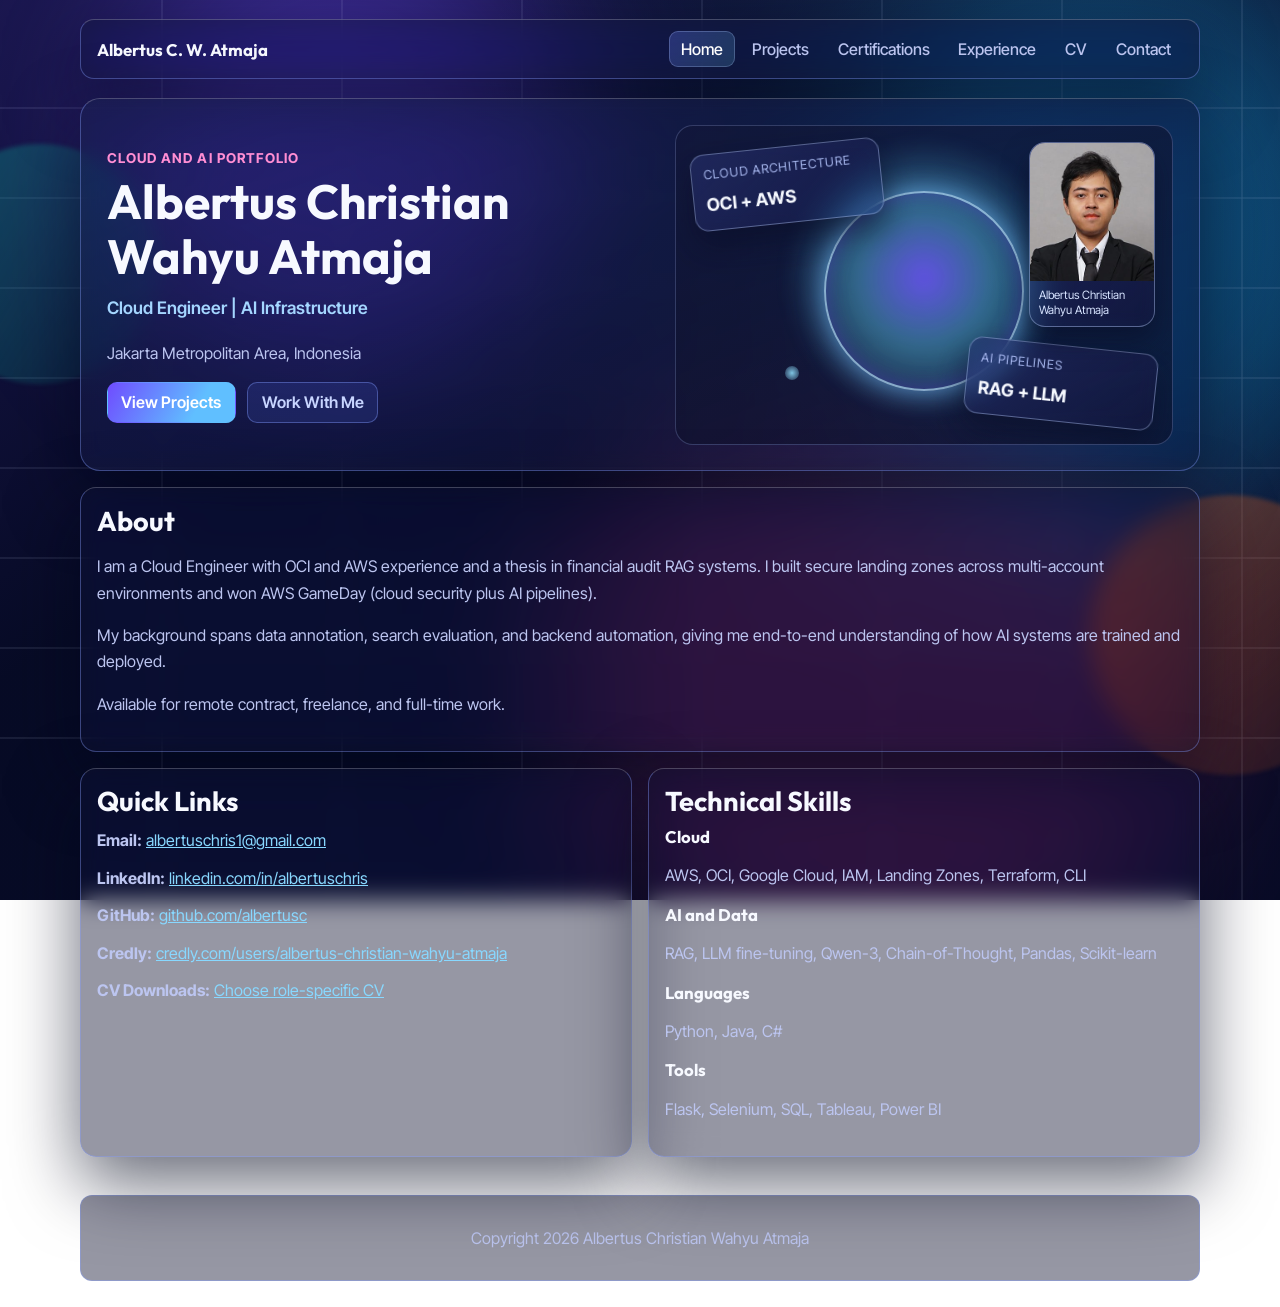
<file: index.html>
<!doctype html>
<html lang="en">
<head>
  <meta charset="UTF-8">
  <meta name="viewport" content="width=device-width, initial-scale=1.0">
  <meta name="description" content="Albertus Christian Wahyu Atmaja portfolio: Cloud Engineer and AI Infrastructure specialist.">
  <title>Albertus Christian Wahyu Atmaja | Cloud Engineer | AI Infrastructure</title>
  <link rel="preconnect" href="https://fonts.googleapis.com">
  <link rel="preconnect" href="https://fonts.gstatic.com" crossorigin>
  <link href="https://fonts.googleapis.com/css2?family=Inter+Tight:wght@400;500;700&family=Outfit:wght@500;700&display=swap" rel="stylesheet">
  <link rel="stylesheet" href="styles.css">
</head>
<body class="home-page">
  <div class="bg-orb orb-1"></div>
  <div class="bg-orb orb-2"></div>
  <header class="site-header">
    <a class="brand" href="index.html">Albertus C. W. Atmaja</a>
    <button id="navToggle" class="nav-toggle" aria-label="Toggle navigation">Menu</button>
    <nav id="siteNav" class="site-nav">
      <a class="active" href="index.html">Home</a>
      <a href="projects.html">Projects</a>
      <a href="certifications.html">Certifications</a>
      <a href="experience.html">Experience</a>
      <a href="cv.html">CV</a>
      <a href="contact.html">Contact</a>
    </nav>
  </header>

  <main>
    <section class="hero reveal">
      <div class="hero-layout">
        <div>
          <p class="kicker">Cloud and AI Portfolio</p>
          <h1>Albertus Christian Wahyu Atmaja</h1>
          <p class="hero-subtitle">Cloud Engineer | AI Infrastructure</p>
          <p class="hero-location">Jakarta Metropolitan Area, Indonesia</p>
          <div class="hero-cta-row">
            <a class="btn btn-primary" href="projects.html">View Projects</a>
            <a class="btn btn-ghost" href="contact.html">Work With Me</a>
          </div>
        </div>

        <aside class="hero-visual" aria-label="Decorative technology visualization">
          <div class="holo-scene">
            <div class="holo-glow"></div>
            <div class="holo-ring"></div>
            <div class="glass-card card-main">
              <p class="card-label">Cloud Architecture</p>
              <p class="card-value">OCI + AWS</p>
            </div>
            <div class="glass-card card-side">
              <p class="card-label">AI Pipelines</p>
              <p class="card-value">RAG + LLM</p>
            </div>
            <div class="glass-dot dot-a"></div>
            <div class="glass-dot dot-b"></div>

            <figure class="profile-shot">
              <img src="assets/Images/00000068921.jpg" alt="Portrait of Albertus Christian Wahyu Atmaja">
              <figcaption>Albertus Christian Wahyu Atmaja</figcaption>
            </figure>
          </div>
        </aside>
      </div>
    </section>

    <section class="panel reveal">
      <h2>About</h2>
      <p>
        I am a Cloud Engineer with OCI and AWS experience and a thesis in financial audit RAG systems.
        I built secure landing zones across multi-account environments and won AWS GameDay
        (cloud security plus AI pipelines).
      </p>
      <p>
        My background spans data annotation, search evaluation, and backend automation, giving me end-to-end
        understanding of how AI systems are trained and deployed.
      </p>
      <p>
        Available for remote contract, freelance, and full-time work.
      </p>
    </section>

    <section class="grid-two">
      <article class="panel reveal">
        <h2>Quick Links</h2>
        <ul class="clean-list">
          <li><strong>Email:</strong> <a href="mailto:albertuschris1@gmail.com">albertuschris1@gmail.com</a></li>
          <li><strong>LinkedIn:</strong> <a href="https://linkedin.com/in/albertuschris" target="_blank" rel="noopener noreferrer">linkedin.com/in/albertuschris</a></li>
          <li><strong>GitHub:</strong> <a href="https://github.com/albertusc" target="_blank" rel="noopener noreferrer">github.com/albertusc</a></li>
          <li><strong>Credly:</strong> <a href="https://www.credly.com/users/albertus-christian-wahyu-atmaja" target="_blank" rel="noopener noreferrer">credly.com/users/albertus-christian-wahyu-atmaja</a></li>
          <li><strong>CV Downloads:</strong> <a href="cv.html">Choose role-specific CV</a></li>
        </ul>
      </article>

      <article class="panel reveal">
        <h2>Technical Skills</h2>
        <div class="skill-group">
          <h3>Cloud</h3>
          <p>AWS, OCI, Google Cloud, IAM, Landing Zones, Terraform, CLI</p>
        </div>
        <div class="skill-group">
          <h3>AI and Data</h3>
          <p>RAG, LLM fine-tuning, Qwen-3, Chain-of-Thought, Pandas, Scikit-learn</p>
        </div>
        <div class="skill-group">
          <h3>Languages</h3>
          <p>Python, Java, C#</p>
        </div>
        <div class="skill-group">
          <h3>Tools</h3>
          <p>Flask, Selenium, SQL, Tableau, Power BI</p>
        </div>
      </article>
    </section>
  </main>

  <footer class="site-footer">
    <p>Copyright 2026 Albertus Christian Wahyu Atmaja</p>
  </footer>

  <script src="script.js"></script>
</body>
</html>
</file>
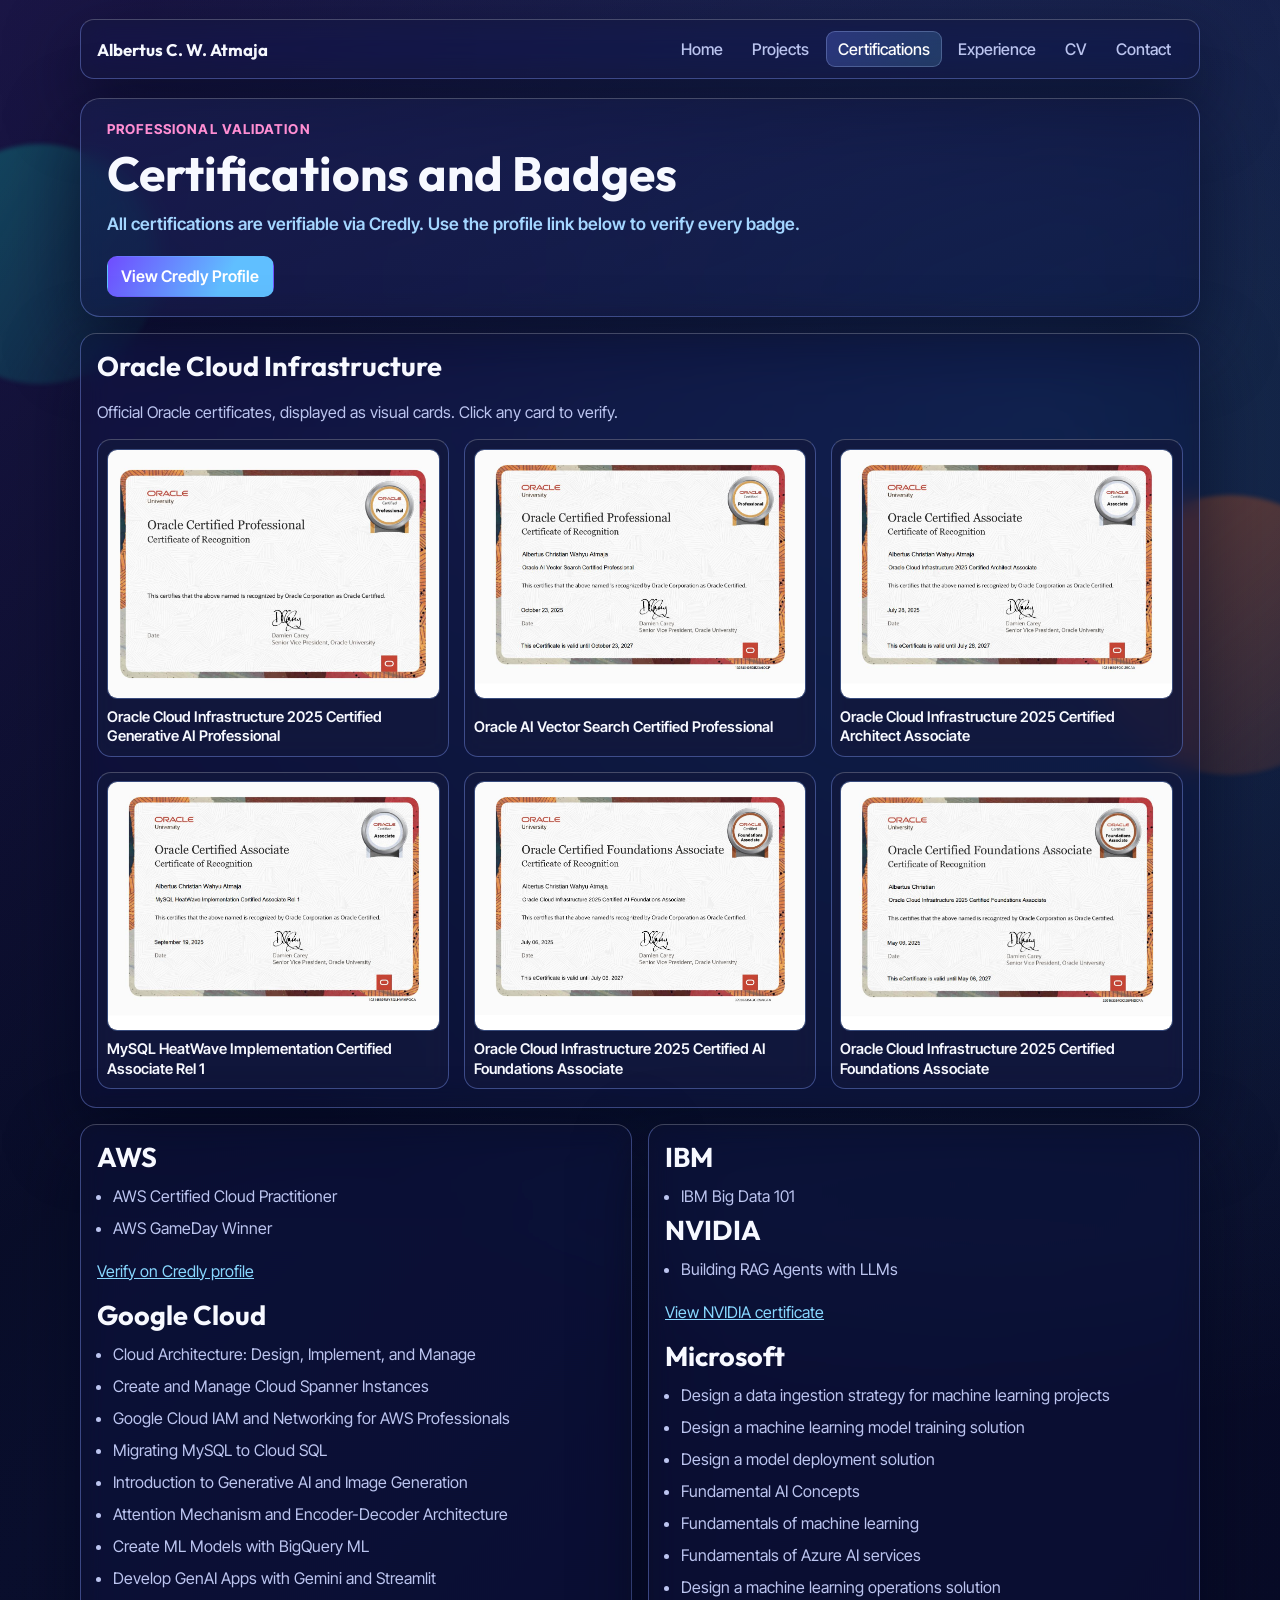
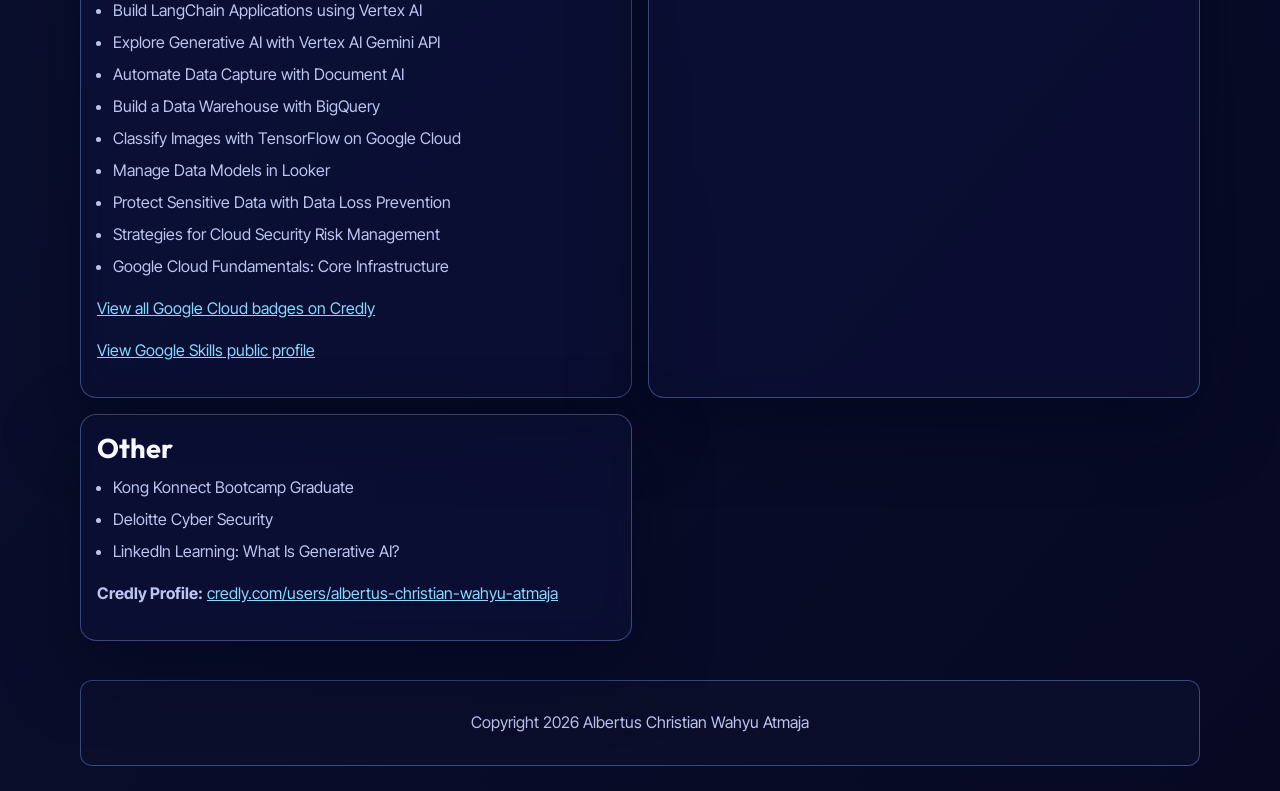
<file: certifications.html>
<!doctype html>
<html lang="en">
<head>
  <meta charset="UTF-8">
  <meta name="viewport" content="width=device-width, initial-scale=1.0">
  <meta name="description" content="Certifications and badges of Albertus Christian Wahyu Atmaja.">
  <title>Certifications and Badges | Albertus Christian Wahyu Atmaja</title>
  <link rel="preconnect" href="https://fonts.googleapis.com">
  <link rel="preconnect" href="https://fonts.gstatic.com" crossorigin>
  <link href="https://fonts.googleapis.com/css2?family=Inter+Tight:wght@400;500;700&family=Outfit:wght@500;700&display=swap" rel="stylesheet">
  <link rel="stylesheet" href="styles.css">
</head>
<body>
  <div class="bg-orb orb-1"></div>
  <div class="bg-orb orb-2"></div>
  <header class="site-header">
    <a class="brand" href="index.html">Albertus C. W. Atmaja</a>
    <button id="navToggle" class="nav-toggle" aria-label="Toggle navigation">Menu</button>
    <nav id="siteNav" class="site-nav">
      <a href="index.html">Home</a>
      <a href="projects.html">Projects</a>
      <a class="active" href="certifications.html">Certifications</a>
      <a href="experience.html">Experience</a>
      <a href="cv.html">CV</a>
      <a href="contact.html">Contact</a>
    </nav>
  </header>

  <main>
    <section class="hero compact reveal">
      <p class="kicker">Professional Validation</p>
      <h1>Certifications and Badges</h1>
      <p class="hero-subtitle">All certifications are verifiable via Credly. Use the profile link below to verify every badge.</p>
      <div class="hero-cta-row">
        <a class="btn btn-primary" href="https://www.credly.com/users/albertus-christian-wahyu-atmaja" target="_blank" rel="noopener noreferrer">View Credly Profile</a>
      </div>
    </section>

    <section class="grid-two cert-grid">
      <article class="panel reveal oci-panel">
        <h2>Oracle Cloud Infrastructure</h2>
        <p class="section-intro">Official Oracle certificates, displayed as visual cards. Click any card to verify.</p>
        <div class="oci-gallery">
          <a class="cert-image-card" href="https://catalog-education.oracle.com/ords/certview/sharebadge?id=9B667871919F360157BA1D68848BCFA56426748911E67DDD1AAC1D94C3F6A4BE" target="_blank" rel="noopener noreferrer">
            <img class="cert-image" src="assets/Images/OCI%20Certif/Oracle%20Cloud%20Infrastructure%202025%20Certified%20Generative%20AI%20Professional.jpg" alt="Oracle Cloud Infrastructure 2025 Certified Generative AI Professional badge">
            <span class="cert-meta">Oracle Cloud Infrastructure 2025 Certified Generative AI Professional</span>
          </a>

          <a class="cert-image-card" href="https://catalog-education.oracle.com/ords/certview/sharebadge?id=1FCE8F93808CBDEC06D23A1ACE3B148DB4715D4DA53E664D625837113280F178" target="_blank" rel="noopener noreferrer">
            <img class="cert-image" src="assets/Images/OCI%20Certif/Oracle%20AI%20Vector%20Search%20Certified%20Professional.jpg" alt="Oracle AI Vector Search Certified Professional badge">
            <span class="cert-meta">Oracle AI Vector Search Certified Professional</span>
          </a>

          <a class="cert-image-card" href="https://catalog-education.oracle.com/ords/certview/sharebadge?id=AB20199016F44BB5FD356B301A8A52C5A0F61B266AD8B26691F76B0740A43AE9" target="_blank" rel="noopener noreferrer">
            <img class="cert-image" src="assets/Images/OCI%20Certif/Oracle%20Cloud%20Infrastructure%202025%20Certified%20Architect%20Associate.jpg" alt="Oracle Cloud Infrastructure 2025 Certified Architect Associate badge">
            <span class="cert-meta">Oracle Cloud Infrastructure 2025 Certified Architect Associate</span>
          </a>

          <a class="cert-image-card" href="https://catalog-education.oracle.com/ords/certview/sharebadge?id=AFCC153FCE71F2A2CF9107DCD624DB0ED9E75427577A5DE55867BF01E3AE64E5" target="_blank" rel="noopener noreferrer">
            <img class="cert-image" src="assets/Images/OCI%20Certif/MySQL%20HeatWave%20Implementation%20Certified%20Associate%20Rel%201.jpg" alt="MySQL HeatWave Implementation Certified Associate Rel 1 badge">
            <span class="cert-meta">MySQL HeatWave Implementation Certified Associate Rel 1</span>
          </a>

          <a class="cert-image-card" href="https://catalog-education.oracle.com/ords/certview/sharebadge?id=EB3C1FABC8BE6D811FE1F46E1FCAB2EA311EEB66173F3CDB8800DE88A98AFDEF" target="_blank" rel="noopener noreferrer">
            <img class="cert-image" src="assets/Images/OCI%20Certif/Oracle%20Cloud%20Infrastructure%202025%20Certified%20AI%20Foundations%20Associate.jpg" alt="Oracle Cloud Infrastructure 2025 Certified AI Foundations Associate badge">
            <span class="cert-meta">Oracle Cloud Infrastructure 2025 Certified AI Foundations Associate</span>
          </a>

          <a class="cert-image-card" href="https://catalog-education.oracle.com/ords/certview/sharebadge?id=CD072D3AF6D23357C3A1D7712BCD9EAB7740B330A3A221F9BE4BA7899CBED3CF" target="_blank" rel="noopener noreferrer">
            <img class="cert-image" src="assets/Images/OCI%20Certif/Oracle%20Cloud%20Infrastructure%202025%20Certified%20Foundations%20Associate.jpg" alt="Oracle Cloud Infrastructure 2025 Certified Foundations Associate badge">
            <span class="cert-meta">Oracle Cloud Infrastructure 2025 Certified Foundations Associate</span>
          </a>
        </div>
      </article>

      <article class="panel reveal">
        <h2>AWS</h2>
        <ul class="cert-list">
          <li>AWS Certified Cloud Practitioner</li>
          <li>AWS GameDay Winner</li>
        </ul>
        <p><a href="https://www.credly.com/users/albertus-christian-wahyu-atmaja" target="_blank" rel="noopener noreferrer">Verify on Credly profile</a></p>

        <h2>Google Cloud</h2>
        <ul class="cert-list">
          <li>Cloud Architecture: Design, Implement, and Manage</li>
          <li>Create and Manage Cloud Spanner Instances</li>
          <li>Google Cloud IAM and Networking for AWS Professionals</li>
          <li>Migrating MySQL to Cloud SQL</li>
          <li>Introduction to Generative AI and Image Generation</li>
          <li>Attention Mechanism and Encoder-Decoder Architecture</li>
          <li>Create ML Models with BigQuery ML</li>
          <li>Develop GenAI Apps with Gemini and Streamlit</li>
          <li>Build LangChain Applications using Vertex AI</li>
          <li>Explore Generative AI with Vertex AI Gemini API</li>
          <li>Automate Data Capture with Document AI</li>
          <li>Build a Data Warehouse with BigQuery</li>
          <li>Classify Images with TensorFlow on Google Cloud</li>
          <li>Manage Data Models in Looker</li>
          <li>Protect Sensitive Data with Data Loss Prevention</li>
          <li>Strategies for Cloud Security Risk Management</li>
          <li>Google Cloud Fundamentals: Core Infrastructure</li>
        </ul>
        <p><a href="https://www.credly.com/users/albertus-christian-wahyu-atmaja" target="_blank" rel="noopener noreferrer">View all Google Cloud badges on Credly</a></p>
        <p><a href="https://www.skills.google/public_profiles/b207f421-7539-40a1-b290-31094b72ea01" target="_blank" rel="noopener noreferrer">View Google Skills public profile</a></p>
      </article>

      <article class="panel reveal">
        <h2>IBM</h2>
        <ul class="cert-list">
          <li>IBM Big Data 101</li>
        </ul>

        <h2>NVIDIA</h2>
        <ul class="cert-list">
          <li>Building RAG Agents with LLMs</li>
        </ul>
        <p><a href="https://learn.nvidia.com/certificates?id" target="_blank" rel="noopener noreferrer">View NVIDIA certificate</a></p>

        <h2>Microsoft</h2>
        <ul class="cert-list">
          <li>Design a data ingestion strategy for machine learning projects</li>
          <li>Design a machine learning model training solution</li>
          <li>Design a model deployment solution</li>
          <li>Fundamental AI Concepts</li>
          <li>Fundamentals of machine learning</li>
          <li>Fundamentals of Azure AI services</li>
          <li>Design a machine learning operations solution</li>
        </ul>
      </article>

      <article class="panel reveal">
        <h2>Other</h2>
        <ul class="cert-list">
          <li>Kong Konnect Bootcamp Graduate</li>
          <li>Deloitte Cyber Security</li>
          <li>LinkedIn Learning: What Is Generative AI?</li>
        </ul>
        <p><strong>Credly Profile:</strong> <a href="https://www.credly.com/users/albertus-christian-wahyu-atmaja" target="_blank" rel="noopener noreferrer">credly.com/users/albertus-christian-wahyu-atmaja</a></p>
      </article>
    </section>
  </main>

  <footer class="site-footer">
    <p>Copyright 2026 Albertus Christian Wahyu Atmaja</p>
  </footer>

  <script src="script.js"></script>
</body>
</html>
</file>
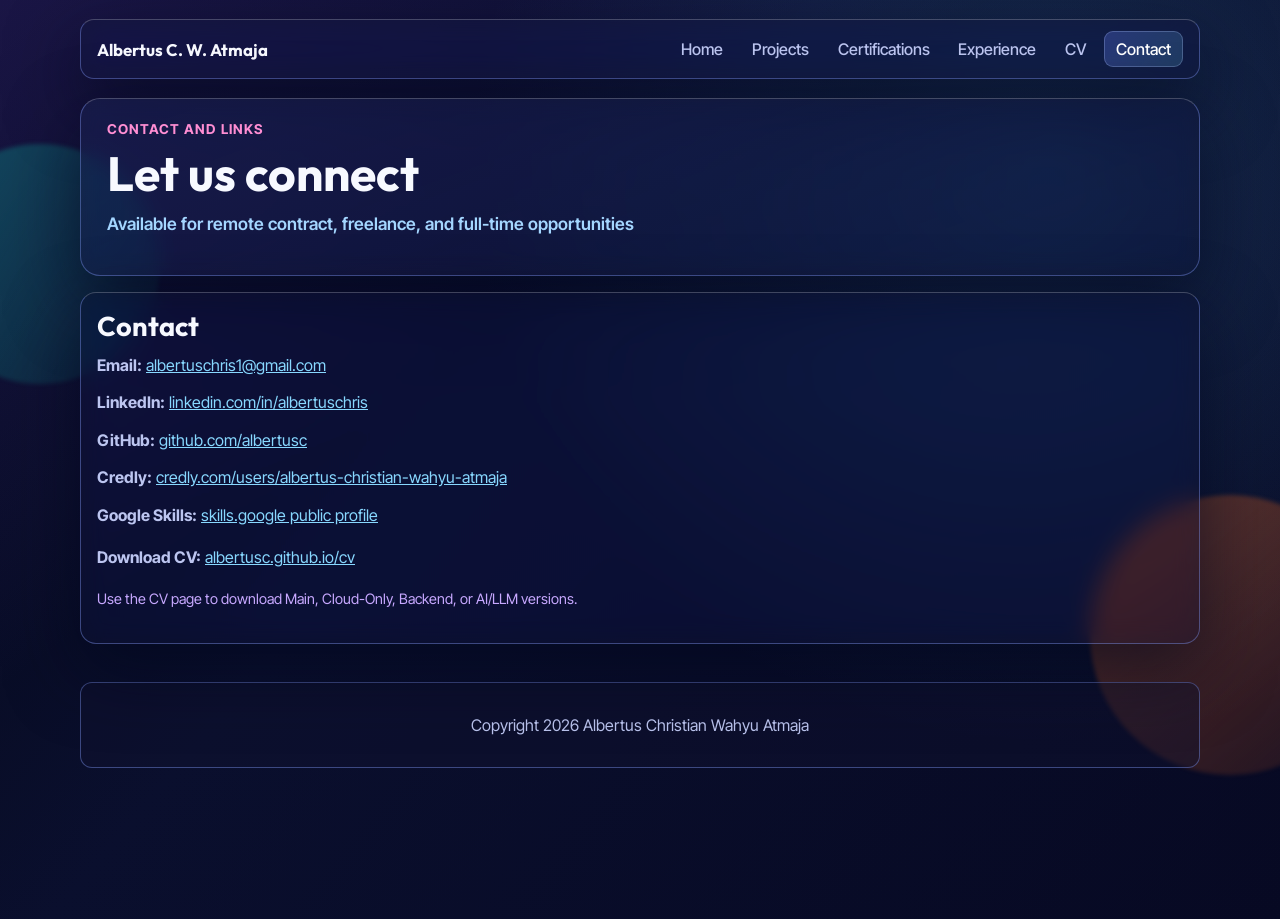
<file: contact.html>
<!doctype html>
<html lang="en">
<head>
  <meta charset="UTF-8">
  <meta name="viewport" content="width=device-width, initial-scale=1.0">
  <meta name="description" content="Contact Albertus Christian Wahyu Atmaja.">
  <title>Contact | Albertus Christian Wahyu Atmaja</title>
  <link rel="preconnect" href="https://fonts.googleapis.com">
  <link rel="preconnect" href="https://fonts.gstatic.com" crossorigin>
  <link href="https://fonts.googleapis.com/css2?family=Inter+Tight:wght@400;500;700&family=Outfit:wght@500;700&display=swap" rel="stylesheet">
  <link rel="stylesheet" href="styles.css">
</head>
<body>
  <div class="bg-orb orb-1"></div>
  <div class="bg-orb orb-2"></div>
  <header class="site-header">
    <a class="brand" href="index.html">Albertus C. W. Atmaja</a>
    <button id="navToggle" class="nav-toggle" aria-label="Toggle navigation">Menu</button>
    <nav id="siteNav" class="site-nav">
      <a href="index.html">Home</a>
      <a href="projects.html">Projects</a>
      <a href="certifications.html">Certifications</a>
      <a href="experience.html">Experience</a>
      <a href="cv.html">CV</a>
      <a class="active" href="contact.html">Contact</a>
    </nav>
  </header>

  <main>
    <section class="hero compact reveal">
      <p class="kicker">Contact and Links</p>
      <h1>Let us connect</h1>
      <p class="hero-subtitle">Available for remote contract, freelance, and full-time opportunities</p>
    </section>

    <section class="panel reveal contact-card">
      <h2>Contact</h2>
      <ul class="clean-list">
        <li><strong>Email:</strong> <a href="mailto:albertuschris1@gmail.com">albertuschris1@gmail.com</a></li>
        <li><strong>LinkedIn:</strong> <a href="https://linkedin.com/in/albertuschris" target="_blank" rel="noopener noreferrer">linkedin.com/in/albertuschris</a></li>
        <li><strong>GitHub:</strong> <a href="https://github.com/albertusc" target="_blank" rel="noopener noreferrer">github.com/albertusc</a></li>
        <li><strong>Credly:</strong> <a href="https://www.credly.com/users/albertus-christian-wahyu-atmaja" target="_blank" rel="noopener noreferrer">credly.com/users/albertus-christian-wahyu-atmaja</a></li>
        <li><strong>Google Skills:</strong> <a href="https://www.skills.google/public_profiles/b207f421-7539-40a1-b290-31094b72ea01" target="_blank" rel="noopener noreferrer">skills.google public profile</a></li>
      </ul>
      <p><strong>Download CV:</strong> <a href="cv.html">albertusc.github.io/cv</a></p>
      <p class="note">Use the CV page to download Main, Cloud-Only, Backend, or AI/LLM versions.</p>
    </section>
  </main>

  <footer class="site-footer">
    <p>Copyright 2026 Albertus Christian Wahyu Atmaja</p>
  </footer>

  <script src="script.js"></script>
</body>
</html>
</file>
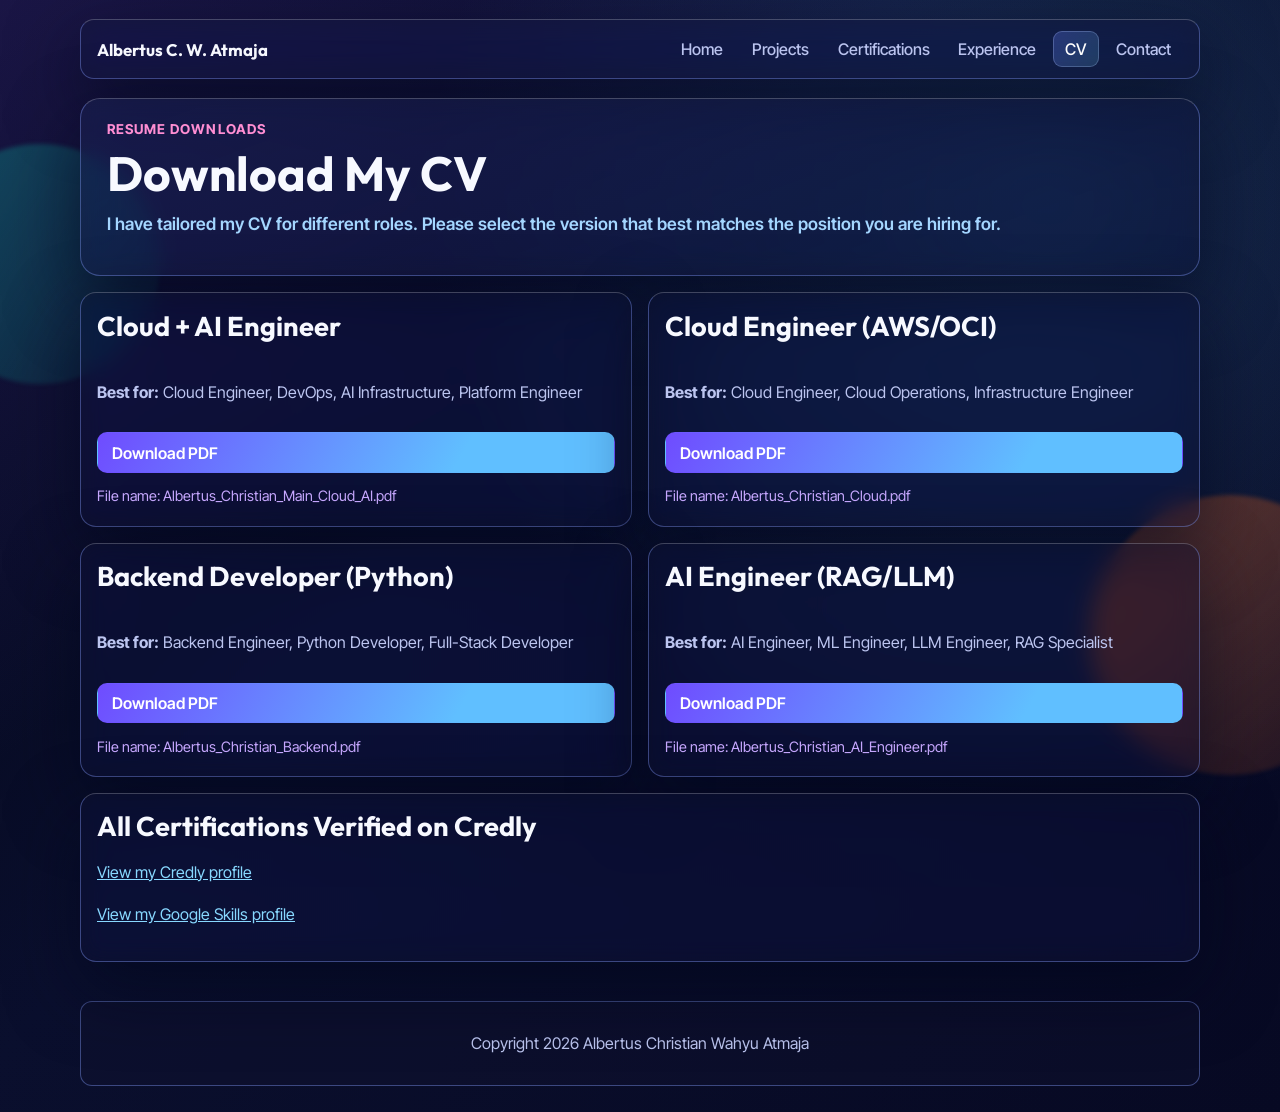
<file: cv.html>
<!doctype html>
<html lang="en">
<head>
  <meta charset="UTF-8">
  <meta name="viewport" content="width=device-width, initial-scale=1.0">
  <meta name="description" content="Role-specific CV downloads for Albertus Christian Wahyu Atmaja.">
  <title>Download My CV - Choose Your Focus | Albertus Christian Wahyu Atmaja</title>
  <link rel="preconnect" href="https://fonts.googleapis.com">
  <link rel="preconnect" href="https://fonts.gstatic.com" crossorigin>
  <link href="https://fonts.googleapis.com/css2?family=Inter+Tight:wght@400;500;700&family=Outfit:wght@500;700&display=swap" rel="stylesheet">
  <link rel="stylesheet" href="styles.css">
</head>
<body>
  <div class="bg-orb orb-1"></div>
  <div class="bg-orb orb-2"></div>
  <header class="site-header">
    <a class="brand" href="index.html">Albertus C. W. Atmaja</a>
    <button id="navToggle" class="nav-toggle" aria-label="Toggle navigation">Menu</button>
    <nav id="siteNav" class="site-nav">
      <a href="index.html">Home</a>
      <a href="projects.html">Projects</a>
      <a href="certifications.html">Certifications</a>
      <a href="experience.html">Experience</a>
      <a class="active" href="cv.html">CV</a>
      <a href="contact.html">Contact</a>
    </nav>
  </header>

  <main>
    <section class="hero compact reveal">
      <p class="kicker">Resume Downloads</p>
      <h1>Download My CV</h1>
      <p class="hero-subtitle">I have tailored my CV for different roles. Please select the version that best matches the position you are hiring for.</p>
    </section>

    <section class="cv-grid">
      <article class="panel reveal cv-card">
        <h2>Cloud + AI Engineer</h2>
        <p><strong>Best for:</strong> Cloud Engineer, DevOps, AI Infrastructure, Platform Engineer</p>
        <a class="btn btn-primary" href="https://canva.link/g01ngfjgbv9bb4x" target="_blank" rel="noopener noreferrer">Download PDF</a>
        <p class="file-note">File name: Albertus_Christian_Main_Cloud_AI.pdf</p>
      </article>

      <article class="panel reveal cv-card">
        <h2>Cloud Engineer (AWS/OCI)</h2>
        <p><strong>Best for:</strong> Cloud Engineer, Cloud Operations, Infrastructure Engineer</p>
        <a class="btn btn-primary" href="https://canva.link/8a50xo84j4s0fp1" target="_blank" rel="noopener noreferrer">Download PDF</a>
        <p class="file-note">File name: Albertus_Christian_Cloud.pdf</p>
      </article>

      <article class="panel reveal cv-card">
        <h2>Backend Developer (Python)</h2>
        <p><strong>Best for:</strong> Backend Engineer, Python Developer, Full-Stack Developer</p>
        <a class="btn btn-primary" href="https://canva.link/n1st8ed33oo7ezf" target="_blank" rel="noopener noreferrer">Download PDF</a>
        <p class="file-note">File name: Albertus_Christian_Backend.pdf</p>
      </article>

      <article class="panel reveal cv-card">
        <h2>AI Engineer (RAG/LLM)</h2>
        <p><strong>Best for:</strong> AI Engineer, ML Engineer, LLM Engineer, RAG Specialist</p>
        <a class="btn btn-primary" href="https://canva.link/zuhd10qlv4tylot" target="_blank" rel="noopener noreferrer">Download PDF</a>
        <p class="file-note">File name: Albertus_Christian_AI_Engineer.pdf</p>
      </article>
    </section>

    <section class="panel reveal">
      <h2>All Certifications Verified on Credly</h2>
      <p><a href="https://www.credly.com/users/albertus-christian-wahyu-atmaja" target="_blank" rel="noopener noreferrer">View my Credly profile</a></p>
      <p><a href="https://www.skills.google/public_profiles/b207f421-7539-40a1-b290-31094b72ea01" target="_blank" rel="noopener noreferrer">View my Google Skills profile</a></p>
    </section>
  </main>

  <footer class="site-footer">
    <p>Copyright 2026 Albertus Christian Wahyu Atmaja</p>
  </footer>

  <script src="script.js"></script>
</body>
</html>
</file>
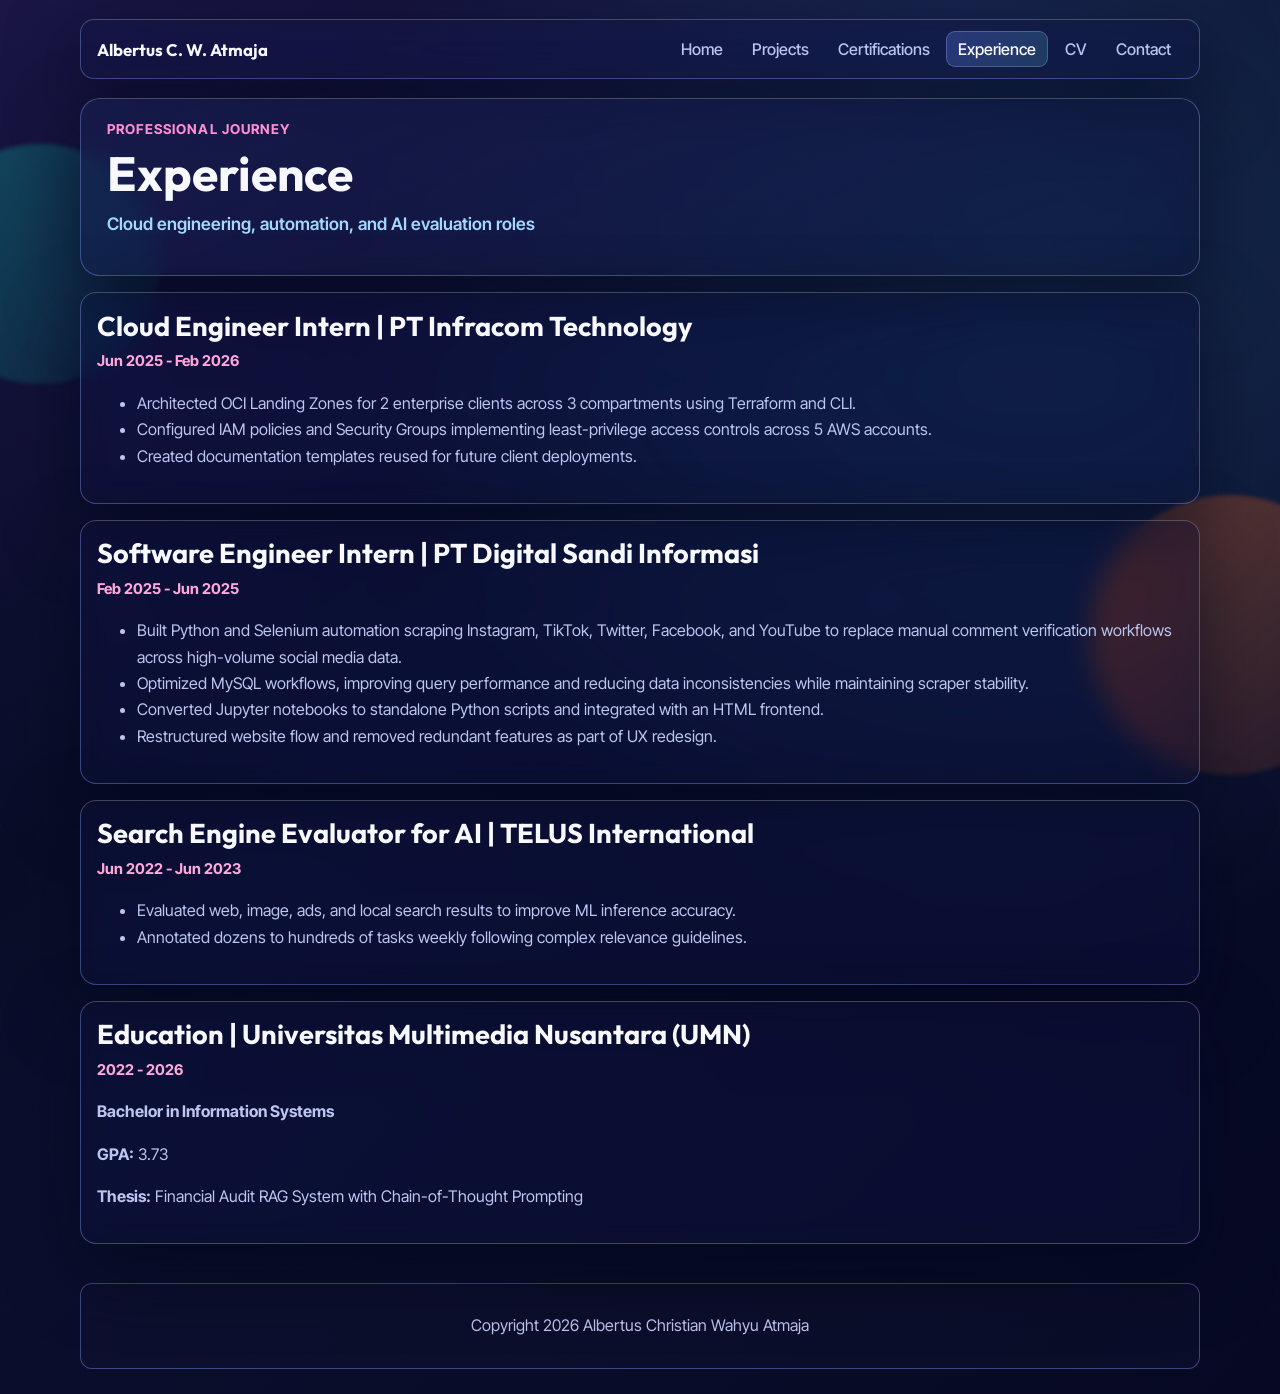
<file: experience.html>
<!doctype html>
<html lang="en">
<head>
  <meta charset="UTF-8">
  <meta name="viewport" content="width=device-width, initial-scale=1.0">
  <meta name="description" content="Work experience and education of Albertus Christian Wahyu Atmaja.">
  <title>Experience | Albertus Christian Wahyu Atmaja</title>
  <link rel="preconnect" href="https://fonts.googleapis.com">
  <link rel="preconnect" href="https://fonts.gstatic.com" crossorigin>
  <link href="https://fonts.googleapis.com/css2?family=Inter+Tight:wght@400;500;700&family=Outfit:wght@500;700&display=swap" rel="stylesheet">
  <link rel="stylesheet" href="styles.css">
</head>
<body>
  <div class="bg-orb orb-1"></div>
  <div class="bg-orb orb-2"></div>
  <header class="site-header">
    <a class="brand" href="index.html">Albertus C. W. Atmaja</a>
    <button id="navToggle" class="nav-toggle" aria-label="Toggle navigation">Menu</button>
    <nav id="siteNav" class="site-nav">
      <a href="index.html">Home</a>
      <a href="projects.html">Projects</a>
      <a href="certifications.html">Certifications</a>
      <a class="active" href="experience.html">Experience</a>
      <a href="cv.html">CV</a>
      <a href="contact.html">Contact</a>
    </nav>
  </header>

  <main>
    <section class="hero compact reveal">
      <p class="kicker">Professional Journey</p>
      <h1>Experience</h1>
      <p class="hero-subtitle">Cloud engineering, automation, and AI evaluation roles</p>
    </section>

    <section class="timeline">
      <article class="panel reveal">
        <h2>Cloud Engineer Intern | PT Infracom Technology</h2>
        <p class="meta">Jun 2025 - Feb 2026</p>
        <ul>
          <li>Architected OCI Landing Zones for 2 enterprise clients across 3 compartments using Terraform and CLI.</li>
          <li>Configured IAM policies and Security Groups implementing least-privilege access controls across 5 AWS accounts.</li>
          <li>Created documentation templates reused for future client deployments.</li>
        </ul>
      </article>

      <article class="panel reveal">
        <h2>Software Engineer Intern | PT Digital Sandi Informasi</h2>
        <p class="meta">Feb 2025 - Jun 2025</p>
        <ul>
          <li>Built Python and Selenium automation scraping Instagram, TikTok, Twitter, Facebook, and YouTube to replace manual comment verification workflows across high-volume social media data.</li>
          <li>Optimized MySQL workflows, improving query performance and reducing data inconsistencies while maintaining scraper stability.</li>
          <li>Converted Jupyter notebooks to standalone Python scripts and integrated with an HTML frontend.</li>
          <li>Restructured website flow and removed redundant features as part of UX redesign.</li>
        </ul>
      </article>

      <article class="panel reveal">
        <h2>Search Engine Evaluator for AI | TELUS International</h2>
        <p class="meta">Jun 2022 - Jun 2023</p>
        <ul>
          <li>Evaluated web, image, ads, and local search results to improve ML inference accuracy.</li>
          <li>Annotated dozens to hundreds of tasks weekly following complex relevance guidelines.</li>
        </ul>
      </article>

      <article class="panel reveal">
        <h2>Education | Universitas Multimedia Nusantara (UMN)</h2>
        <p class="meta">2022 - 2026</p>
        <p><strong>Bachelor in Information Systems</strong></p>
        <p><strong>GPA:</strong> 3.73</p>
        <p><strong>Thesis:</strong> Financial Audit RAG System with Chain-of-Thought Prompting</p>
      </article>
    </section>
  </main>

  <footer class="site-footer">
    <p>Copyright 2026 Albertus Christian Wahyu Atmaja</p>
  </footer>

  <script src="script.js"></script>
</body>
</html>
</file>
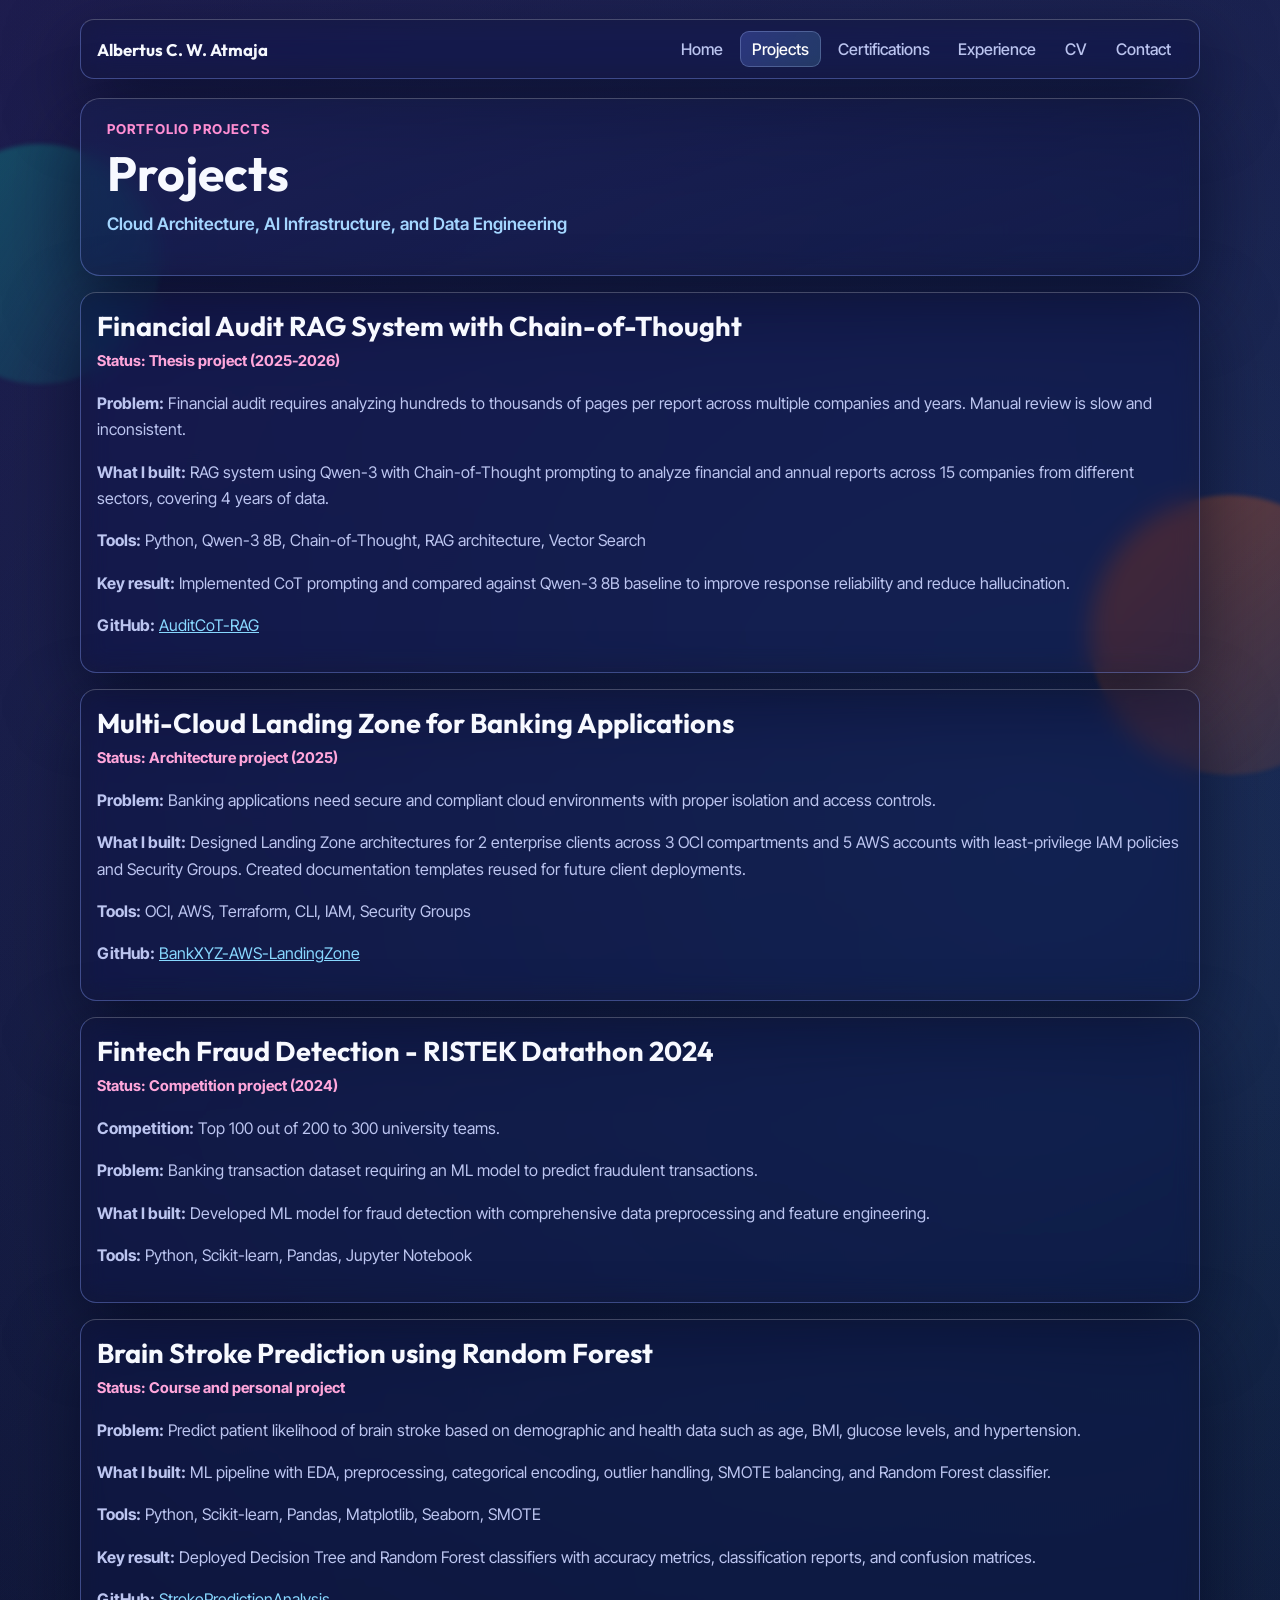
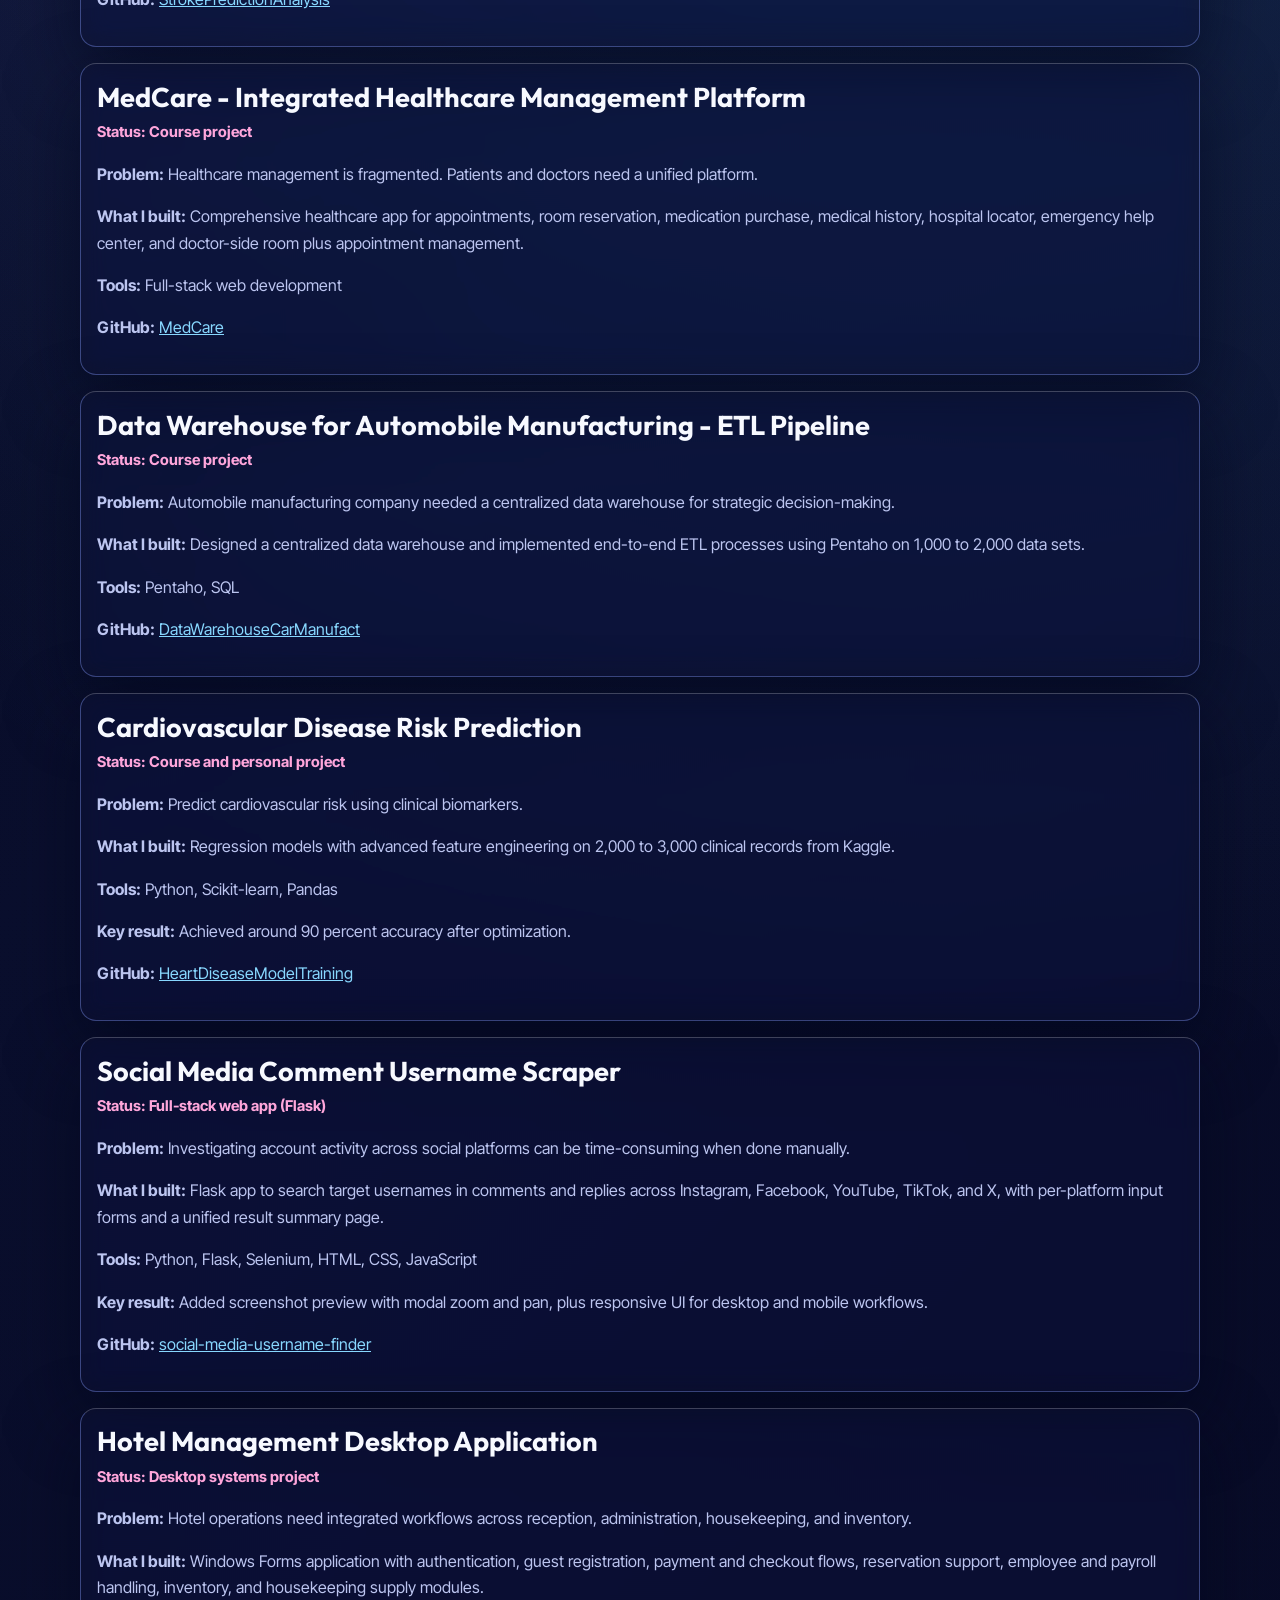
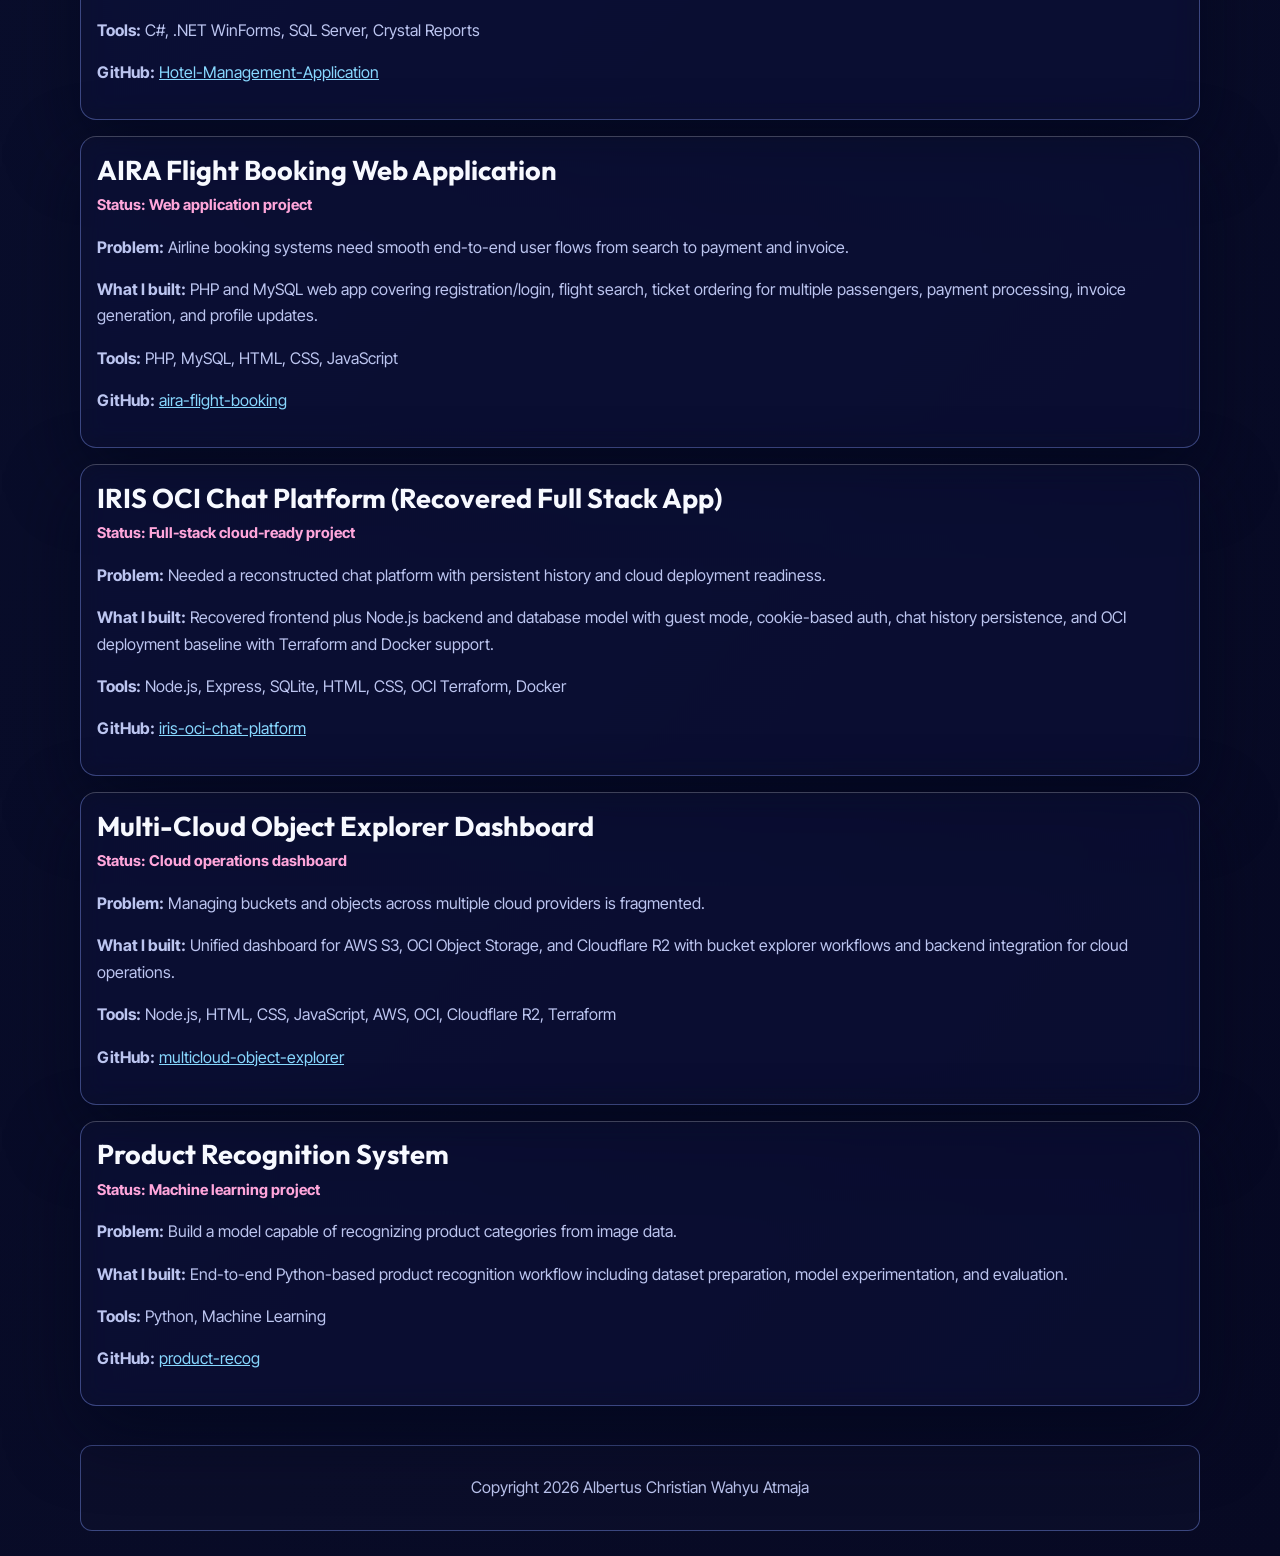
<file: projects.html>
<!doctype html>
<html lang="en">
<head>
  <meta charset="UTF-8">
  <meta name="viewport" content="width=device-width, initial-scale=1.0">
  <meta name="description" content="Projects by Albertus Christian Wahyu Atmaja: Cloud, AI, and data engineering work.">
  <title>Projects | Albertus Christian Wahyu Atmaja</title>
  <link rel="preconnect" href="https://fonts.googleapis.com">
  <link rel="preconnect" href="https://fonts.gstatic.com" crossorigin>
  <link href="https://fonts.googleapis.com/css2?family=Inter+Tight:wght@400;500;700&family=Outfit:wght@500;700&display=swap" rel="stylesheet">
  <link rel="stylesheet" href="styles.css">
</head>
<body>
  <div class="bg-orb orb-1"></div>
  <div class="bg-orb orb-2"></div>
  <header class="site-header">
    <a class="brand" href="index.html">Albertus C. W. Atmaja</a>
    <button id="navToggle" class="nav-toggle" aria-label="Toggle navigation">Menu</button>
    <nav id="siteNav" class="site-nav">
      <a href="index.html">Home</a>
      <a class="active" href="projects.html">Projects</a>
      <a href="certifications.html">Certifications</a>
      <a href="experience.html">Experience</a>
      <a href="cv.html">CV</a>
      <a href="contact.html">Contact</a>
    </nav>
  </header>

  <main>
    <section class="hero compact reveal">
      <p class="kicker">Portfolio Projects</p>
      <h1>Projects</h1>
      <p class="hero-subtitle">Cloud Architecture, AI Infrastructure, and Data Engineering</p>
    </section>

    <section class="timeline">
      <article class="panel reveal project-card">
        <h2>Financial Audit RAG System with Chain-of-Thought</h2>
        <p class="meta">Status: Thesis project (2025-2026)</p>
        <p><strong>Problem:</strong> Financial audit requires analyzing hundreds to thousands of pages per report across multiple companies and years. Manual review is slow and inconsistent.</p>
        <p><strong>What I built:</strong> RAG system using Qwen-3 with Chain-of-Thought prompting to analyze financial and annual reports across 15 companies from different sectors, covering 4 years of data.</p>
        <p><strong>Tools:</strong> Python, Qwen-3 8B, Chain-of-Thought, RAG architecture, Vector Search</p>
        <p><strong>Key result:</strong> Implemented CoT prompting and compared against Qwen-3 8B baseline to improve response reliability and reduce hallucination.</p>
        <p><strong>GitHub:</strong> <a href="https://github.com/albertusc/AuditCoT-RAG" target="_blank" rel="noopener noreferrer">AuditCoT-RAG</a></p>
      </article>

      <article class="panel reveal project-card">
        <h2>Multi-Cloud Landing Zone for Banking Applications</h2>
        <p class="meta">Status: Architecture project (2025)</p>
        <p><strong>Problem:</strong> Banking applications need secure and compliant cloud environments with proper isolation and access controls.</p>
        <p><strong>What I built:</strong> Designed Landing Zone architectures for 2 enterprise clients across 3 OCI compartments and 5 AWS accounts with least-privilege IAM policies and Security Groups. Created documentation templates reused for future client deployments.</p>
        <p><strong>Tools:</strong> OCI, AWS, Terraform, CLI, IAM, Security Groups</p>
        <p><strong>GitHub:</strong> <a href="https://github.com/albertusc/BankXYZ-AWS-LandingZone" target="_blank" rel="noopener noreferrer">BankXYZ-AWS-LandingZone</a></p>
      </article>

      <article class="panel reveal project-card">
        <h2>Fintech Fraud Detection - RISTEK Datathon 2024</h2>
        <p class="meta">Status: Competition project (2024)</p>
        <p><strong>Competition:</strong> Top 100 out of 200 to 300 university teams.</p>
        <p><strong>Problem:</strong> Banking transaction dataset requiring an ML model to predict fraudulent transactions.</p>
        <p><strong>What I built:</strong> Developed ML model for fraud detection with comprehensive data preprocessing and feature engineering.</p>
        <p><strong>Tools:</strong> Python, Scikit-learn, Pandas, Jupyter Notebook</p>
      </article>

      <article class="panel reveal project-card">
        <h2>Brain Stroke Prediction using Random Forest</h2>
        <p class="meta">Status: Course and personal project</p>
        <p><strong>Problem:</strong> Predict patient likelihood of brain stroke based on demographic and health data such as age, BMI, glucose levels, and hypertension.</p>
        <p><strong>What I built:</strong> ML pipeline with EDA, preprocessing, categorical encoding, outlier handling, SMOTE balancing, and Random Forest classifier.</p>
        <p><strong>Tools:</strong> Python, Scikit-learn, Pandas, Matplotlib, Seaborn, SMOTE</p>
        <p><strong>Key result:</strong> Deployed Decision Tree and Random Forest classifiers with accuracy metrics, classification reports, and confusion matrices.</p>
        <p><strong>GitHub:</strong> <a href="https://github.com/albertusc/StrokePredictionAnalysis" target="_blank" rel="noopener noreferrer">StrokePredictionAnalysis</a></p>
      </article>

      <article class="panel reveal project-card">
        <h2>MedCare - Integrated Healthcare Management Platform</h2>
        <p class="meta">Status: Course project</p>
        <p><strong>Problem:</strong> Healthcare management is fragmented. Patients and doctors need a unified platform.</p>
        <p><strong>What I built:</strong> Comprehensive healthcare app for appointments, room reservation, medication purchase, medical history, hospital locator, emergency help center, and doctor-side room plus appointment management.</p>
        <p><strong>Tools:</strong> Full-stack web development</p>
        <p><strong>GitHub:</strong> <a href="https://github.com/albertusc/MedCare" target="_blank" rel="noopener noreferrer">MedCare</a></p>
      </article>

      <article class="panel reveal project-card">
        <h2>Data Warehouse for Automobile Manufacturing - ETL Pipeline</h2>
        <p class="meta">Status: Course project</p>
        <p><strong>Problem:</strong> Automobile manufacturing company needed a centralized data warehouse for strategic decision-making.</p>
        <p><strong>What I built:</strong> Designed a centralized data warehouse and implemented end-to-end ETL processes using Pentaho on 1,000 to 2,000 data sets.</p>
        <p><strong>Tools:</strong> Pentaho, SQL</p>
        <p><strong>GitHub:</strong> <a href="https://github.com/albertusc/DataWarehouseCarManufact" target="_blank" rel="noopener noreferrer">DataWarehouseCarManufact</a></p>
      </article>

      <article class="panel reveal project-card">
        <h2>Cardiovascular Disease Risk Prediction</h2>
        <p class="meta">Status: Course and personal project</p>
        <p><strong>Problem:</strong> Predict cardiovascular risk using clinical biomarkers.</p>
        <p><strong>What I built:</strong> Regression models with advanced feature engineering on 2,000 to 3,000 clinical records from Kaggle.</p>
        <p><strong>Tools:</strong> Python, Scikit-learn, Pandas</p>
        <p><strong>Key result:</strong> Achieved around 90 percent accuracy after optimization.</p>
        <p><strong>GitHub:</strong> <a href="https://github.com/albertusc/HeartDiseaseModelTraining" target="_blank" rel="noopener noreferrer">HeartDiseaseModelTraining</a></p>
      </article>

      <article class="panel reveal project-card">
        <h2>Social Media Comment Username Scraper</h2>
        <p class="meta">Status: Full-stack web app (Flask)</p>
        <p><strong>Problem:</strong> Investigating account activity across social platforms can be time-consuming when done manually.</p>
        <p><strong>What I built:</strong> Flask app to search target usernames in comments and replies across Instagram, Facebook, YouTube, TikTok, and X, with per-platform input forms and a unified result summary page.</p>
        <p><strong>Tools:</strong> Python, Flask, Selenium, HTML, CSS, JavaScript</p>
        <p><strong>Key result:</strong> Added screenshot preview with modal zoom and pan, plus responsive UI for desktop and mobile workflows.</p>
        <p><strong>GitHub:</strong> <a href="https://github.com/albertusc/social-media-username-finder" target="_blank" rel="noopener noreferrer">social-media-username-finder</a></p>
      </article>

      <article class="panel reveal project-card">
        <h2>Hotel Management Desktop Application</h2>
        <p class="meta">Status: Desktop systems project</p>
        <p><strong>Problem:</strong> Hotel operations need integrated workflows across reception, administration, housekeeping, and inventory.</p>
        <p><strong>What I built:</strong> Windows Forms application with authentication, guest registration, payment and checkout flows, reservation support, employee and payroll handling, inventory, and housekeeping supply modules.</p>
        <p><strong>Tools:</strong> C#, .NET WinForms, SQL Server, Crystal Reports</p>
        <p><strong>GitHub:</strong> <a href="https://github.com/albertusc/Hotel-Management-Application" target="_blank" rel="noopener noreferrer">Hotel-Management-Application</a></p>
      </article>

      <article class="panel reveal project-card">
        <h2>AIRA Flight Booking Web Application</h2>
        <p class="meta">Status: Web application project</p>
        <p><strong>Problem:</strong> Airline booking systems need smooth end-to-end user flows from search to payment and invoice.</p>
        <p><strong>What I built:</strong> PHP and MySQL web app covering registration/login, flight search, ticket ordering for multiple passengers, payment processing, invoice generation, and profile updates.</p>
        <p><strong>Tools:</strong> PHP, MySQL, HTML, CSS, JavaScript</p>
        <p><strong>GitHub:</strong> <a href="https://github.com/albertusc/aira-flight-booking" target="_blank" rel="noopener noreferrer">aira-flight-booking</a></p>
      </article>

      <article class="panel reveal project-card">
        <h2>IRIS OCI Chat Platform (Recovered Full Stack App)</h2>
        <p class="meta">Status: Full-stack cloud-ready project</p>
        <p><strong>Problem:</strong> Needed a reconstructed chat platform with persistent history and cloud deployment readiness.</p>
        <p><strong>What I built:</strong> Recovered frontend plus Node.js backend and database model with guest mode, cookie-based auth, chat history persistence, and OCI deployment baseline with Terraform and Docker support.</p>
        <p><strong>Tools:</strong> Node.js, Express, SQLite, HTML, CSS, OCI Terraform, Docker</p>
        <p><strong>GitHub:</strong> <a href="https://github.com/albertusc/iris-oci-chat-platform" target="_blank" rel="noopener noreferrer">iris-oci-chat-platform</a></p>
      </article>

      <article class="panel reveal project-card">
        <h2>Multi-Cloud Object Explorer Dashboard</h2>
        <p class="meta">Status: Cloud operations dashboard</p>
        <p><strong>Problem:</strong> Managing buckets and objects across multiple cloud providers is fragmented.</p>
        <p><strong>What I built:</strong> Unified dashboard for AWS S3, OCI Object Storage, and Cloudflare R2 with bucket explorer workflows and backend integration for cloud operations.</p>
        <p><strong>Tools:</strong> Node.js, HTML, CSS, JavaScript, AWS, OCI, Cloudflare R2, Terraform</p>
        <p><strong>GitHub:</strong> <a href="https://github.com/albertusc/multicloud-object-explorer" target="_blank" rel="noopener noreferrer">multicloud-object-explorer</a></p>
      </article>

      <article class="panel reveal project-card">
        <h2>Product Recognition System</h2>
        <p class="meta">Status: Machine learning project</p>
        <p><strong>Problem:</strong> Build a model capable of recognizing product categories from image data.</p>
        <p><strong>What I built:</strong> End-to-end Python-based product recognition workflow including dataset preparation, model experimentation, and evaluation.</p>
        <p><strong>Tools:</strong> Python, Machine Learning</p>
        <p><strong>GitHub:</strong> <a href="https://github.com/albertusc/product-recog" target="_blank" rel="noopener noreferrer">product-recog</a></p>
      </article>
    </section>
  </main>

  <footer class="site-footer">
    <p>Copyright 2026 Albertus Christian Wahyu Atmaja</p>
  </footer>

  <script src="script.js"></script>
</body>
</html>
</file>
<file: styles.css>
:root {
  --bg: #06071a;
  --panel: rgba(16, 20, 48, 0.44);
  --panel-strong: rgba(20, 24, 58, 0.58);
  --ink: #f7f9ff;
  --ink-soft: #bcc5f0;
  --accent: #67d1ff;
  --accent-2: #ff6ac1;
  --line: rgba(133, 157, 255, 0.4);
  --line-soft: rgba(255, 255, 255, 0.22);
  --shadow: 0 26px 70px rgba(2, 6, 28, 0.6);
}

* {
  box-sizing: border-box;
}

html,
body {
  margin: 0;
  padding: 0;
}

body {
  font-family: "Inter Tight", "Segoe UI", Tahoma, sans-serif;
  color: var(--ink);
  background:
    linear-gradient(145deg, rgba(111, 76, 255, 0.2), rgba(8, 13, 36, 0.04) 38%),
    radial-gradient(circle at 82% 18%, rgba(89, 189, 255, 0.18), transparent 45%),
    linear-gradient(130deg, #050817 0%, #0a0f2e 40%, #070923 100%);
  min-height: 100vh;
  overflow-x: hidden;
}

body.home-page {
  background-image:
    linear-gradient(145deg, rgba(111, 76, 255, 0.18), rgba(8, 13, 36, 0.08) 38%),
    radial-gradient(circle at 82% 18%, rgba(89, 189, 255, 0.18), transparent 45%),
    url("assets/modern-bg.svg"),
    linear-gradient(130deg, #050817 0%, #0a0f2e 40%, #070923 100%);
  background-size: auto, auto, cover, auto;
  background-attachment: fixed;
}

.bg-orb {
  position: fixed;
  pointer-events: none;
  z-index: -1;
  border-radius: 999px;
  filter: blur(2px);
}

.orb-1 {
  width: 240px;
  height: 240px;
  top: 16%;
  left: -80px;
  background: linear-gradient(120deg, rgba(13, 138, 134, 0.5), rgba(13, 138, 134, 0.08));
  animation: floatA 9s ease-in-out infinite;
}

.orb-2 {
  width: 280px;
  height: 280px;
  right: -90px;
  top: 55%;
  background: linear-gradient(140deg, rgba(217, 95, 31, 0.4), rgba(217, 95, 31, 0.1));
  animation: floatB 12s ease-in-out infinite;
}

.site-header {
  width: min(1120px, calc(100% - 2rem));
  margin: 1.2rem auto;
  padding: 0.7rem 1rem;
  border: 1px solid var(--line);
  border-top-color: var(--line-soft);
  border-radius: 14px;
  background: var(--panel-strong);
  backdrop-filter: blur(14px) saturate(150%);
  -webkit-backdrop-filter: blur(14px) saturate(150%);
  display: flex;
  align-items: center;
  justify-content: space-between;
  gap: 1rem;
  box-shadow: var(--shadow);
}

.brand {
  text-decoration: none;
  color: var(--ink);
  font-family: "Outfit", "Segoe UI", sans-serif;
  font-size: 1.05rem;
  font-weight: 700;
}

.site-nav {
  display: flex;
  gap: 0.3rem;
  flex-wrap: wrap;
}

.site-nav a {
  text-decoration: none;
  color: var(--ink-soft);
  padding: 0.48rem 0.75rem;
  border-radius: 9px;
  transition: 220ms ease;
  font-weight: 500;
}

.site-nav a:hover,
.site-nav a.active {
  background: linear-gradient(120deg, rgba(104, 126, 255, 0.28), rgba(116, 229, 255, 0.16));
  color: #ffffff;
  box-shadow: inset 0 0 0 1px rgba(181, 201, 255, 0.28);
}

.nav-toggle {
  display: none;
  border: 1px solid var(--line);
  border-radius: 8px;
  background: rgba(17, 22, 54, 0.8);
  padding: 0.45rem 0.7rem;
  color: #f5f7ff;
}

main {
  width: min(1120px, calc(100% - 2rem));
  margin: 0 auto 2.4rem;
  display: grid;
  gap: 1rem;
}

.hero {
  padding: clamp(1.4rem, 2vw, 2.4rem);
  border-radius: 20px;
  border: 1px solid var(--line);
  border-top-color: var(--line-soft);
  background:
    linear-gradient(160deg, rgba(25, 31, 74, 0.66), rgba(16, 20, 48, 0.5));
  backdrop-filter: blur(10px) saturate(140%);
  -webkit-backdrop-filter: blur(10px) saturate(140%);
  box-shadow: var(--shadow);
}

.hero.compact {
  padding-block: 1.2rem;
}

.kicker {
  margin: 0;
  color: #ff8ed3;
  font-size: 0.85rem;
  text-transform: uppercase;
  letter-spacing: 0.08em;
  font-weight: 700;
}

h1,
h2,
h3 {
  font-family: "Outfit", "Segoe UI", sans-serif;
  margin: 0 0 0.6rem;
  line-height: 1.15;
}

h1 {
  font-size: clamp(1.9rem, 4vw, 3rem);
  margin-top: 0.3rem;
}

h2 {
  font-size: clamp(1.2rem, 2.4vw, 1.7rem);
}

h3 {
  font-size: 1.05rem;
}

p,
li {
  color: var(--ink-soft);
  line-height: 1.65;
}

.hero-subtitle {
  margin-top: 0.2rem;
  font-size: 1.08rem;
  font-weight: 600;
  color: #a4d6ff;
}

.hero-location {
  margin-top: 0.2rem;
}

.hero-cta-row {
  display: flex;
  gap: 0.7rem;
  margin-top: 1rem;
  flex-wrap: wrap;
}

.btn {
  text-decoration: none;
  border-radius: 10px;
  padding: 0.58rem 0.85rem;
  font-weight: 600;
  border: 1px solid transparent;
  transition: 220ms ease;
}

.btn-primary {
  background: linear-gradient(120deg, #6f4cff, #60bfff 70%);
  color: #fff;
}

.btn-primary:hover {
  transform: translateY(-1px);
  box-shadow: 0 10px 28px rgba(111, 76, 255, 0.5);
}

.btn-ghost {
  border-color: var(--line);
  color: #c8d5ff;
  background: rgba(86, 120, 255, 0.14);
}

.panel {
  padding: 1.1rem 1rem;
  border: 1px solid var(--line);
  border-top-color: var(--line-soft);
  border-radius: 16px;
  background: var(--panel);
  backdrop-filter: blur(12px) saturate(145%);
  -webkit-backdrop-filter: blur(12px) saturate(145%);
  box-shadow: var(--shadow);
}

.hero-layout {
  display: grid;
  grid-template-columns: 1.05fr 0.95fr;
  gap: 1.1rem;
  align-items: center;
}

.hero-visual {
  min-height: 320px;
}

.holo-scene {
  position: relative;
  min-height: 320px;
  border-radius: 18px;
  border: 1px solid rgba(167, 186, 255, 0.24);
  background: linear-gradient(160deg, rgba(18, 23, 56, 0.68), rgba(13, 15, 38, 0.55));
  overflow: hidden;
}

.holo-glow {
  position: absolute;
  width: 280px;
  height: 280px;
  left: 50%;
  top: 48%;
  transform: translate(-50%, -50%);
  border-radius: 999px;
  background: radial-gradient(circle, rgba(112, 89, 255, 0.86) 0%, rgba(102, 224, 255, 0.4) 34%, rgba(102, 224, 255, 0) 70%);
  filter: blur(8px);
}

.holo-ring {
  position: absolute;
  width: 200px;
  height: 200px;
  left: 50%;
  top: 52%;
  transform: translate(-50%, -50%);
  border: 2px solid rgba(184, 224, 255, 0.68);
  border-radius: 999px;
  box-shadow: 0 0 26px rgba(122, 188, 255, 0.65), inset 0 0 20px rgba(112, 76, 255, 0.38);
}

.glass-card {
  position: absolute;
  width: 190px;
  border-radius: 14px;
  border: 1px solid rgba(193, 212, 255, 0.38);
  background: linear-gradient(140deg, rgba(39, 48, 104, 0.62), rgba(24, 30, 72, 0.35));
  box-shadow: 0 16px 30px rgba(10, 13, 39, 0.58);
  backdrop-filter: blur(10px) saturate(140%);
  -webkit-backdrop-filter: blur(10px) saturate(140%);
  padding: 0.65rem 0.75rem;
}

.card-main {
  left: 1rem;
  top: 1.3rem;
  transform: rotate(-6deg);
}

.card-side {
  right: 1rem;
  bottom: 1.4rem;
  transform: rotate(6deg);
}

.card-label {
  margin: 0;
  color: #a7b7ee;
  font-size: 0.78rem;
  text-transform: uppercase;
  letter-spacing: 0.08em;
}

.card-value {
  margin: 0.26rem 0 0;
  color: #f6f9ff;
  font-size: 1.1rem;
  font-weight: 700;
}

.glass-dot {
  position: absolute;
  border-radius: 999px;
  background: radial-gradient(circle, rgba(145, 225, 255, 0.86), rgba(145, 225, 255, 0.05));
}

.dot-a {
  width: 18px;
  height: 18px;
  right: 22%;
  top: 20%;
}

.dot-b {
  width: 14px;
  height: 14px;
  left: 22%;
  bottom: 20%;
}

.profile-shot {
  position: absolute;
  right: 1.1rem;
  top: 1rem;
  margin: 0;
  width: 126px;
  border-radius: 16px;
  border: 1px solid rgba(193, 212, 255, 0.38);
  background: linear-gradient(140deg, rgba(39, 48, 104, 0.62), rgba(24, 30, 72, 0.35));
  backdrop-filter: blur(8px) saturate(140%);
  -webkit-backdrop-filter: blur(8px) saturate(140%);
  box-shadow: 0 14px 26px rgba(10, 13, 39, 0.55);
  overflow: hidden;
  z-index: 2;
}

.profile-shot img {
  display: block;
  width: 100%;
  height: 138px;
  object-fit: cover;
}

.profile-shot figcaption {
  margin: 0;
  padding: 0.45rem 0.55rem;
  font-size: 0.72rem;
  line-height: 1.35;
  color: #d7e4ff;
}

.grid-two {
  display: grid;
  grid-template-columns: repeat(2, minmax(0, 1fr));
  gap: 1rem;
}

.clean-list {
  list-style: none;
  padding: 0;
  margin: 0;
}

.clean-list li {
  margin-bottom: 0.7rem;
}

.skill-group + .skill-group {
  margin-top: 0.8rem;
}

.cert-list {
  margin: 0;
  padding-left: 1rem;
}

.cert-list li {
  margin-bottom: 0.35rem;
}

.oci-panel {
  grid-column: 1 / -1;
}

.section-intro {
  margin-bottom: 0.9rem;
}

.oci-gallery {
  display: grid;
  grid-template-columns: repeat(3, minmax(0, 1fr));
  gap: 0.9rem;
}

.cert-image-card {
  text-decoration: none;
  color: inherit;
  border: 1px solid var(--line);
  border-top-color: var(--line-soft);
  border-radius: 14px;
  padding: 0.55rem;
  background: rgba(20, 26, 62, 0.66);
  backdrop-filter: blur(10px) saturate(145%);
  -webkit-backdrop-filter: blur(10px) saturate(145%);
  display: grid;
  gap: 0.55rem;
  transition: transform 220ms ease, box-shadow 220ms ease, border-color 220ms ease;
}

.cert-image-card:hover {
  transform: translateY(-3px);
  border-color: rgba(131, 190, 255, 0.55);
  box-shadow: 0 14px 32px rgba(83, 77, 214, 0.35);
}

.cert-image {
  width: 100%;
  aspect-ratio: 4 / 3;
  object-fit: cover;
  border-radius: 10px;
  border: 1px solid rgba(133, 181, 255, 0.33);
}

.cert-meta {
  display: block;
  color: var(--ink);
  font-weight: 600;
  line-height: 1.35;
  font-size: 0.92rem;
}

.timeline {
  display: grid;
  gap: 1rem;
}

.cv-grid {
  display: grid;
  grid-template-columns: repeat(2, minmax(0, 1fr));
  gap: 1rem;
}

.cv-card {
  display: grid;
  gap: 0.7rem;
}

.file-note {
  margin: 0;
  color: #c7a8ff;
  font-size: 0.9rem;
}

.project-card .meta,
.meta {
  margin-top: -0.15rem;
  color: #ffa6db;
  font-weight: 700;
  font-size: 0.93rem;
}

.contact-card .note {
  font-size: 0.9rem;
  color: #c7a8ff;
  margin-top: 0.7rem;
}

a {
  color: #88d8ff;
}

a:hover {
  color: #d2e8ff;
}

.site-footer {
  width: min(1120px, calc(100% - 2rem));
  margin: 0 auto 1.6rem;
  border: 1px solid var(--line);
  border-radius: 12px;
  background: var(--panel);
  text-align: center;
  padding: 0.8rem;
}

.reveal {
  opacity: 0;
  transform: translateY(16px);
  animation: revealUp 620ms ease forwards;
}

.reveal:nth-of-type(2) {
  animation-delay: 120ms;
}

.reveal:nth-of-type(3) {
  animation-delay: 210ms;
}

.reveal:nth-of-type(4) {
  animation-delay: 300ms;
}

@media (max-width: 860px) {
  .hero-layout {
    grid-template-columns: 1fr;
  }

  .hero-visual,
  .holo-scene {
    min-height: 250px;
  }

  .glass-card {
    width: 170px;
  }

  .profile-shot {
    width: 106px;
    right: 0.7rem;
    top: 0.7rem;
  }

  .profile-shot img {
    height: 112px;
  }

  .grid-two {
    grid-template-columns: 1fr;
  }

  .cv-grid {
    grid-template-columns: 1fr;
  }

  .oci-gallery {
    grid-template-columns: 1fr;
  }

  .site-header {
    position: sticky;
    top: 0.6rem;
    z-index: 20;
  }

  .nav-toggle {
    display: inline-block;
  }

  .site-nav {
    position: absolute;
    right: 1rem;
    top: calc(100% + 0.5rem);
    flex-direction: column;
    background: rgba(16, 20, 52, 0.95);
    border-radius: 10px;
    border: 1px solid var(--line);
    padding: 0.4rem;
    min-width: 170px;
    box-shadow: var(--shadow);
    opacity: 0;
    pointer-events: none;
    transform: translateY(-8px);
    transition: 180ms ease;
  }

  .site-nav.open {
    opacity: 1;
    pointer-events: auto;
    transform: translateY(0);
  }
}

@media (min-width: 861px) {
  .site-nav {
    opacity: 1 !important;
    pointer-events: auto !important;
    transform: none !important;
  }
}

@media (min-width: 861px) and (max-width: 1100px) {
  .oci-gallery {
    grid-template-columns: repeat(2, minmax(0, 1fr));
  }
}

@keyframes revealUp {
  to {
    opacity: 1;
    transform: translateY(0);
  }
}

@keyframes floatA {
  0%,
  100% {
    transform: translateY(0) rotate(0deg);
  }
  50% {
    transform: translateY(-14px) rotate(6deg);
  }
}

@keyframes floatB {
  0%,
  100% {
    transform: translateY(0) rotate(0deg);
  }
  50% {
    transform: translateY(10px) rotate(-8deg);
  }
}
</file>
